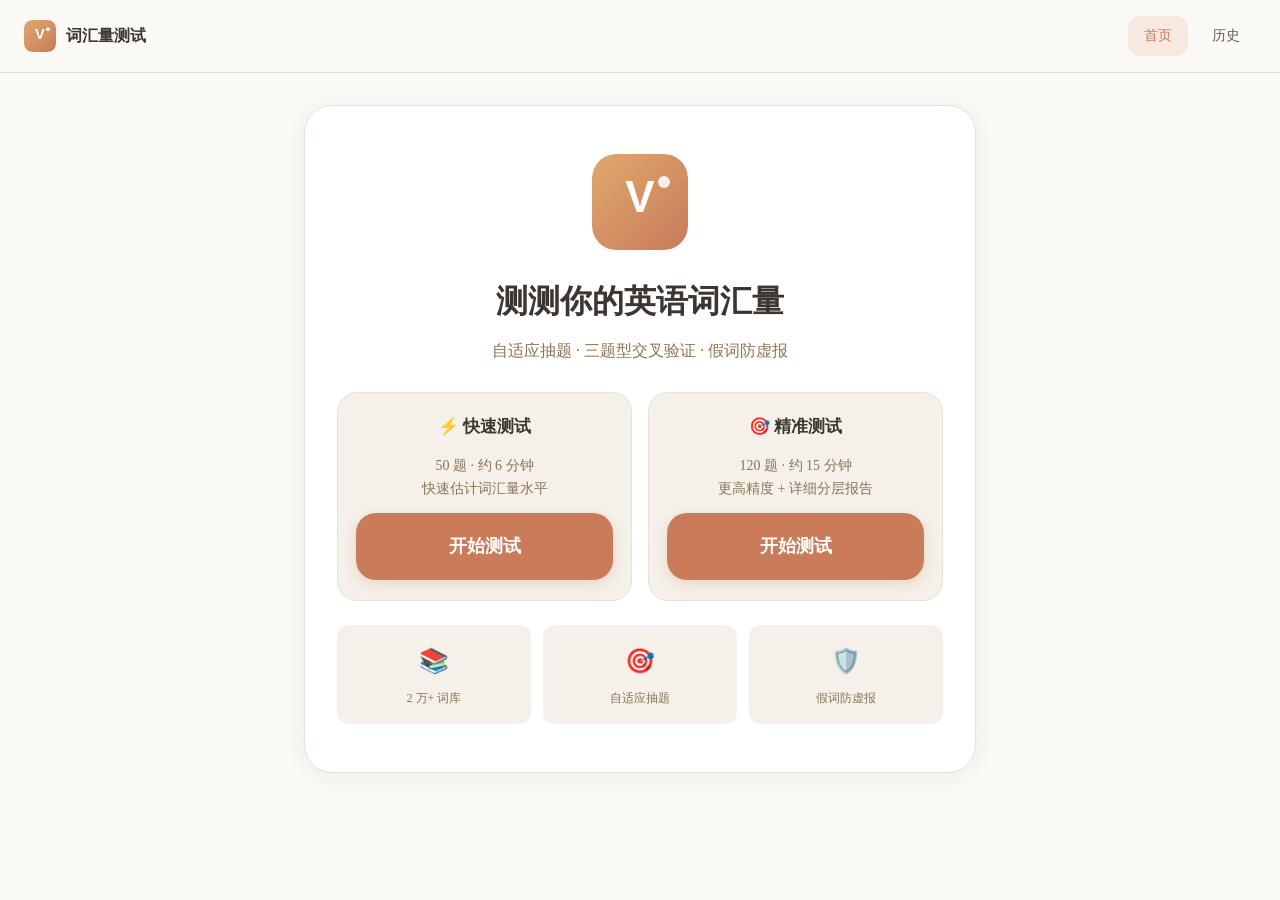
<file: index.html>
<!DOCTYPE html>
<html lang="zh-CN">
<head>
  <meta charset="UTF-8">
  <meta name="viewport" content="width=device-width, initial-scale=1.0">
  <title>词汇量测试 · VocabTest</title>
  <link rel="stylesheet" href="css/style.css">
</head>
<body>
  <header class="navbar">
    <div class="brand">
      <img src="assets/logo.svg" alt="logo">
      <span>词汇量测试</span>
    </div>
    <nav>
      <a href="index.html" data-page="home" class="active">首页</a>
      <a href="history.html" data-page="history">历史</a>
    </nav>
  </header>

  <main class="page">
    <div class="card home-hero fade-up">
      <img src="assets/logo.svg" alt="logo" class="home-logo">
      <h1 class="home-title">测测你的英语词汇量</h1>
      <p class="home-subtitle">自适应抽题 · 三题型交叉验证 · 假词防虚报</p>

      <div class="mode-select">
        <div class="mode-card">
          <div class="mode-title">⚡ 快速测试</div>
          <div class="mode-desc">50 题 · 约 6 分钟<br>快速估计词汇量水平</div>
          <a href="test.html?mode=standard&count=50" class="btn btn-lg btn-block">开始测试</a>
        </div>
        <div class="mode-card">
          <div class="mode-title">🎯 精准测试</div>
          <div class="mode-desc">120 题 · 约 15 分钟<br>更高精度 + 详细分层报告</div>
          <a href="test.html?mode=standard&count=120" class="btn btn-lg btn-block">开始测试</a>
        </div>
      </div>

      <div id="lastResult" class="home-last hidden">
        <div class="label">最近一次成绩</div>
        <div class="value"><span id="lastVal">--</span> 词</div>
        <div class="meta" id="lastMeta">--</div>
      </div>

      <div class="home-features">
        <div class="feature">
          <div class="icon">📚</div>
          <div class="text">2 万+ 词库</div>
        </div>
        <div class="feature">
          <div class="icon">🎯</div>
          <div class="text">自适应抽题</div>
        </div>
        <div class="feature">
          <div class="icon">🛡️</div>
          <div class="text">假词防虚报</div>
        </div>
      </div>
    </div>
  </main>

  <script src="js/algorithm.js"></script>
  <script src="js/app.js"></script>
  <script>
    App.ALGO = VocabAlgorithm;
    App.setActiveNav("home");
    (function () {
      var last = Storage.getLast();
      if (last) {
        document.getElementById("lastResult").classList.remove("hidden");
        document.getElementById("lastVal").textContent = last.vocabSize;
        document.getElementById("lastMeta").textContent =
          (last.level ? last.level.name + " · " : "") + App.formatDate(last.ts);
      }
    })();
  </script>
</body>
</html>
</file>
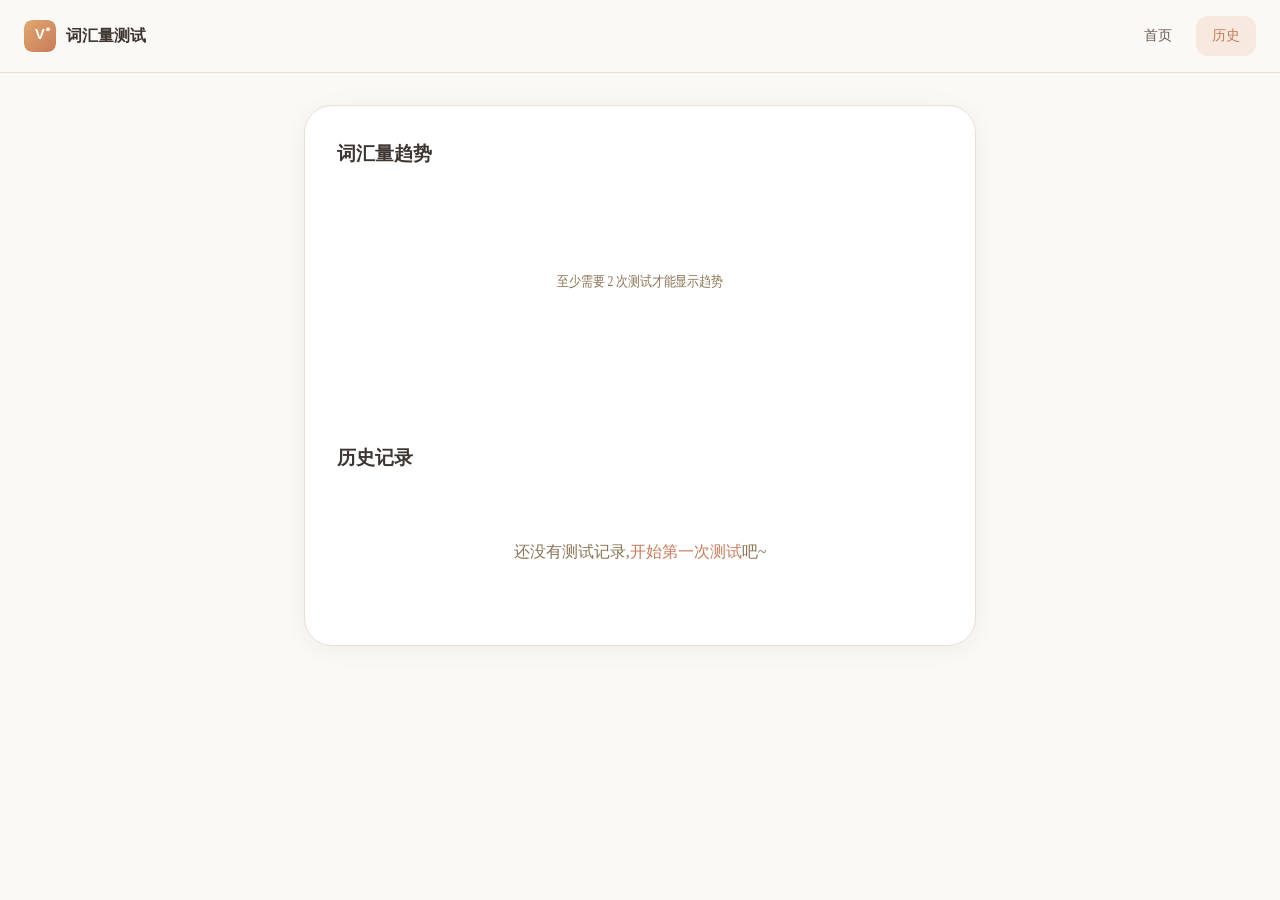
<file: history.html>
<!DOCTYPE html>
<html lang="zh-CN">
<head>
  <meta charset="UTF-8">
  <meta name="viewport" content="width=device-width, initial-scale=1.0">
  <title>历史记录 · 词汇量测试</title>
  <link rel="stylesheet" href="css/style.css">
</head>
<body>
  <header class="navbar">
    <div class="brand">
      <img src="assets/logo.svg" alt="logo">
      <span>词汇量测试</span>
    </div>
    <nav>
      <a href="index.html" data-page="home">首页</a>
      <a href="history.html" data-page="history" class="active">历史</a>
    </nav>
  </header>

  <main class="page">
    <div class="card">
      <h3 style="margin-bottom:16px;">词汇量趋势</h3>
      <svg id="chart" class="history-chart" viewBox="0 0 720 200" preserveAspectRatio="none"></svg>

      <h3 style="margin:24px 0 16px;">历史记录</h3>
      <ul id="list" class="history-list"></ul>
    </div>
  </main>

  <script src="js/algorithm.js"></script>
  <script src="js/app.js"></script>
  <script src="js/history.js"></script>
</body>
</html>
</file>
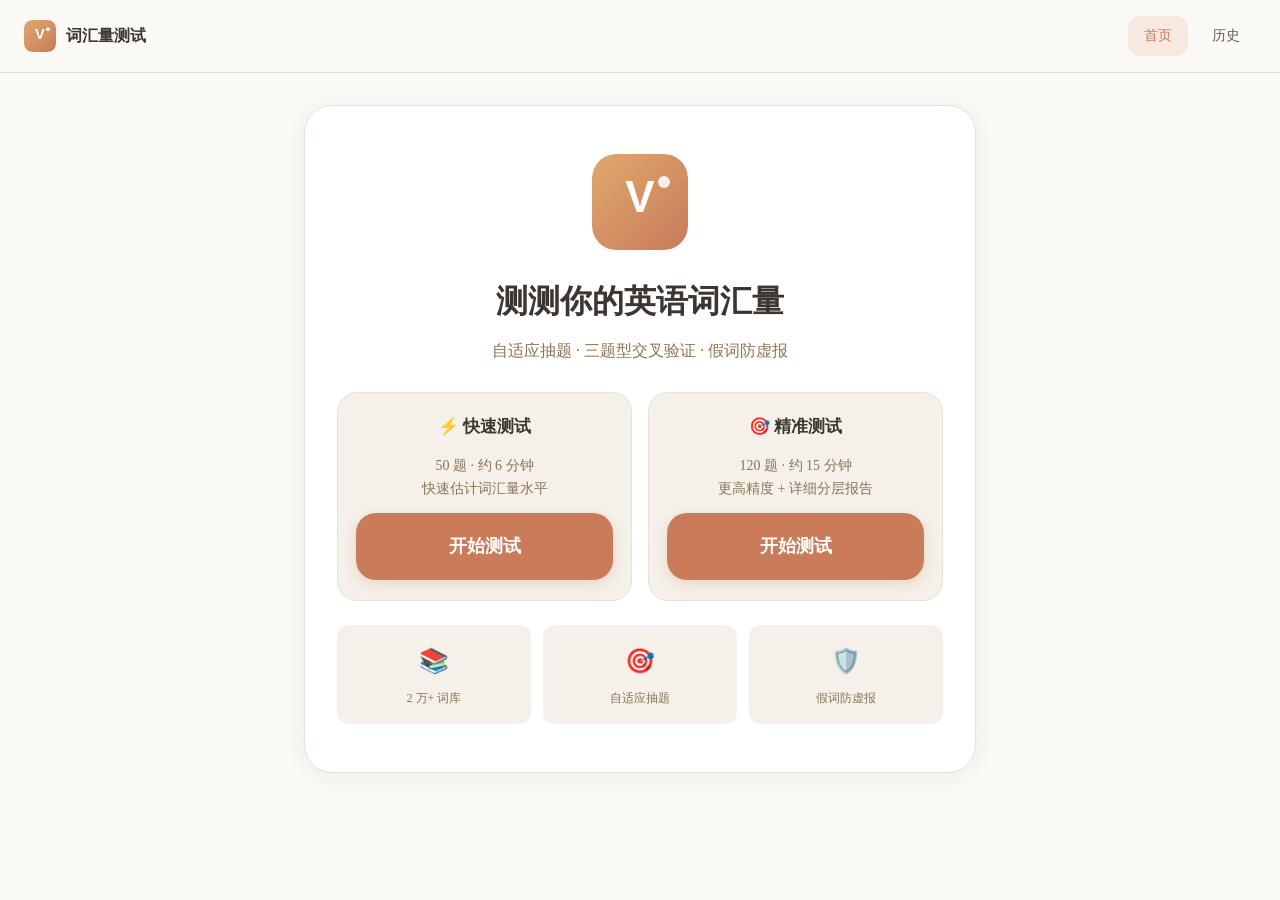
<file: result.html>
<!DOCTYPE html>
<html lang="zh-CN">
<head>
  <meta charset="UTF-8">
  <meta name="viewport" content="width=device-width, initial-scale=1.0">
  <title>测试结果 · 词汇量测试</title>
  <link rel="stylesheet" href="css/style.css">
</head>
<body>
  <header class="navbar">
    <div class="brand">
      <img src="assets/logo.svg" alt="logo">
      <span>词汇量测试</span>
    </div>
    <nav>
      <a href="index.html" data-page="home" class="active">首页</a>
      <a href="history.html" data-page="history">历史</a>
    </nav>
  </header>

  <main class="page">
    <div class="card">
      <div class="result-hero fade-up">
        <img src="assets/logo.svg" alt="logo" class="home-logo">
        <div class="muted" id="resultTitle">你的英语词汇量估计</div>
        <div id="bigNum" class="result-number">0</div>
        <div class="result-unit" id="resultUnit">个词</div>
        <div id="ci" class="result-ci">95% 置信区间: -- ~ --</div>
        <div id="levelBadge" class="result-level hidden"></div>
      </div>

      <div id="warn" class="result-warn hidden"></div>

      <div class="result-section">
        <h3 id="layersTitle">各词频层掌握情况</h3>
        <div id="layers"></div>
      </div>

      <div id="unknownSection" class="result-section hidden">
        <h3>不认识的词 (共 <span id="unknownCount">0</span> 个)</h3>
        <p class="muted" style="font-size:13px;">以下为本轮测试中答错或明确不认识的词, 建议优先复习:</p>
        <div id="unknownWords" class="unknown-list"></div>
      </div>

      <div class="result-actions">
        <a href="test.html?mode=standard&count=50" class="btn" id="retestBtn">再测一次</a>
        <button id="shareBtn" class="btn btn-ghost">生成分享卡片</button>
      </div>

      <div class="share-name-row">
        <label for="nameInput">卡片署名</label>
        <input id="nameInput" type="text" maxlength="10" placeholder="输入你的名字 (可选)" autocomplete="off">
      </div>

      <div id="cardWrap" class="card-preview hidden">
        <canvas id="shareCanvas" width="750" height="1000"></canvas>
        <a id="downloadLink" class="btn btn-secondary btn-block mt-16" download="vocab-result.png">下载图片</a>
      </div>

      <div class="result-section muted text-center" style="font-size:12px;">
        <p id="resultNote">说明: 词汇量按词元(lemma)估算,基于 Rasch 模型对词库内全部真实词求认识概率之和。</p>
      </div>
    </div>
  </main>

  <script src="js/algorithm.js"></script>
  <script src="js/app.js"></script>
  <script src="js/result.js"></script>
</body>
</html>
</file>
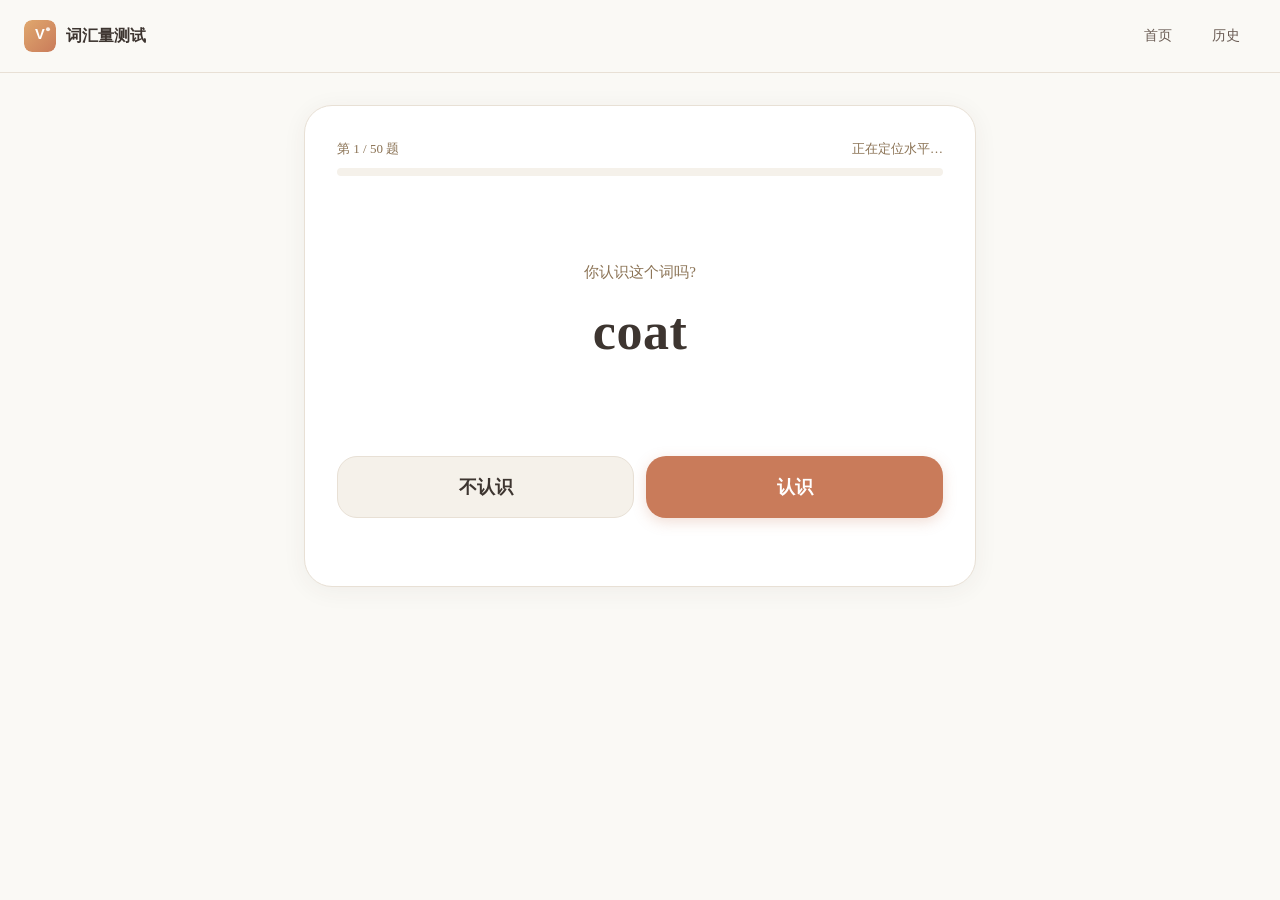
<file: test.html>
<!DOCTYPE html>
<html lang="zh-CN">
<head>
  <meta charset="UTF-8">
  <meta name="viewport" content="width=device-width, initial-scale=1.0">
  <title>测试中 · 词汇量测试</title>
  <link rel="stylesheet" href="css/style.css">
</head>
<body>
  <header class="navbar">
    <div class="brand">
      <img src="assets/logo.svg" alt="logo">
      <span>词汇量测试</span>
    </div>
    <nav>
      <a href="index.html" data-page="home">首页</a>
      <a href="history.html" data-page="history">历史</a>
    </nav>
  </header>

  <main class="page">
    <div class="card">
      <div class="test-progress-wrap">
        <div class="test-progress-label">
          <span>第 <span id="qNum">0</span> / <span id="qTotal">50</span> 题</span>
          <span id="thetaHint">正在定位水平…</span>
        </div>
        <div class="test-progress-bar">
          <div id="progressFill" class="test-progress-fill"></div>
        </div>
      </div>

      <div class="test-word-card">
        <div id="qTypeHint" class="test-word-hint">你认识这个词吗?</div>
        <div id="word" class="test-word pop">…</div>
      </div>

      <!-- 认识/不认识 题型 -->
      <div id="knowButtons" class="test-buttons">
        <button id="btnNo" class="btn btn-unknown btn-lg">不认识</button>
        <button id="btnYes" class="btn btn-known btn-lg">认识</button>
      </div>

      <!-- 释义选择 题型 -->
      <div id="meaningButtons" class="meaning-options hidden"></div>

      <div id="encourage" class="test-encourage"></div>
    </div>
  </main>

  <script src="js/algorithm.js"></script>
  <script src="js/app.js"></script>
  <script src="js/test.js"></script>
</body>
</html>
</file>
<file: css/style.css>
/* ===== 词汇量测试 · 温暖主题 (类 Claude) ===== */
:root {
  --bg: #FAF9F5;
  --bg-soft: #F5F1EA;
  --surface: #FFFFFF;
  --primary: #C97B5A;          /* 珊瑚橙/陶土色 */
  --primary-hover: #B86A4A;
  --primary-soft: #E8D5C8;
  --primary-bg: #F7E9DF;
  --text: #3D3530;             /* 深棕 */
  --text-soft: #6B5D55;
  --text-muted: #8B7355;
  --border: #E8E0D5;
  --success: #6B8E5A;
  --warning: #D4A55A;
  --danger: #C95A4A;
  --radius-sm: 12px;
  --radius: 20px;
  --radius-lg: 28px;
  --shadow: 0 4px 24px rgba(61, 53, 48, 0.06);
  --shadow-lg: 0 8px 40px rgba(61, 53, 48, 0.10);
  --font: Georgia, "Source Han Serif SC", "Noto Serif CJK SC", "Songti SC", "SimSun", serif;
}

* { box-sizing: border-box; margin: 0; padding: 0; }

html, body {
  height: 100%;
  background: var(--bg);
  color: var(--text);
  font-family: var(--font);
  font-size: 16px;
  line-height: 1.7;
  -webkit-font-smoothing: antialiased;
}

body {
  min-height: 100vh;
  display: flex;
  flex-direction: column;
}

a { color: var(--primary); text-decoration: none; }
a:hover { color: var(--primary-hover); }

/* ===== 顶部导航 ===== */
.navbar {
  display: flex;
  align-items: center;
  justify-content: space-between;
  padding: 16px 24px;
  background: var(--bg);
  border-bottom: 1px solid var(--border);
}
.navbar .brand { display: flex; align-items: center; gap: 10px; font-weight: 600; color: var(--text); }
.navbar .brand img { width: 32px; height: 32px; border-radius: 8px; }
.navbar nav { display: flex; gap: 8px; }
.navbar nav a {
  padding: 8px 16px;
  border-radius: var(--radius-sm);
  color: var(--text-soft);
  font-size: 14px;
  transition: all 0.2s;
}
.navbar nav a:hover, .navbar nav a.active {
  background: var(--primary-bg);
  color: var(--primary);
}

/* ===== 页面容器 ===== */
.page {
  flex: 1;
  width: 100%;
  max-width: 720px;
  margin: 0 auto;
  padding: 32px 24px 48px;
}

/* ===== 卡片 ===== */
.card {
  background: var(--surface);
  border-radius: var(--radius-lg);
  padding: 32px;
  box-shadow: var(--shadow);
  border: 1px solid var(--border);
}

/* ===== 按钮 ===== */
.btn {
  display: inline-flex;
  align-items: center;
  justify-content: center;
  gap: 8px;
  padding: 14px 32px;
  border: none;
  border-radius: var(--radius);
  font-family: inherit;
  font-size: 16px;
  font-weight: 600;
  cursor: pointer;
  transition: transform 0.12s ease, background 0.2s, box-shadow 0.2s;
  background: var(--primary);
  color: #fff;
  box-shadow: 0 4px 14px rgba(201, 123, 90, 0.25);
}
.btn:hover { background: var(--primary-hover); }
.btn:active { transform: scale(0.96); }
.btn-block { width: 100%; }
.btn-lg { padding: 18px 40px; font-size: 18px; }
.btn-ghost {
  background: transparent;
  color: var(--primary);
  border: 1.5px solid var(--primary-soft);
  box-shadow: none;
}
.btn-ghost:hover { background: var(--primary-bg); }
.btn-secondary {
  background: var(--bg-soft);
  color: var(--text);
  box-shadow: none;
  border: 1px solid var(--border);
}
.btn-secondary:hover { background: var(--primary-bg); }

/* ===== 首页 ===== */
.home-hero {
  text-align: center;
  padding: 48px 32px;
}
.home-logo {
  width: 96px; height: 96px;
  border-radius: 24px;
  margin: 0 auto 24px;
  display: block;
  background: var(--primary-bg);
}
.home-title {
  font-size: 32px;
  font-weight: 700;
  color: var(--text);
  margin-bottom: 10px;
}
.home-subtitle {
  color: var(--text-muted);
  font-size: 16px;
  margin-bottom: 28px;
  line-height: 1.6;
}
.home-start { margin: 24px 0; }
.home-last {
  margin-top: 32px;
  padding: 20px;
  background: var(--bg-soft);
  border-radius: var(--radius);
  text-align: left;
}
.home-last .label { color: var(--text-muted); font-size: 13px; margin-bottom: 4px; }
.home-last .value { font-size: 22px; font-weight: 700; color: var(--primary); }
.home-last .meta { color: var(--text-muted); font-size: 13px; margin-top: 4px; }
.home-features {
  display: grid;
  grid-template-columns: repeat(3, 1fr);
  gap: 12px;
  margin-top: 24px;
}
.feature {
  padding: 16px 12px;
  background: var(--bg-soft);
  border-radius: var(--radius-sm);
  text-align: center;
}
.feature .icon { font-size: 24px; margin-bottom: 6px; }
.feature .text { font-size: 12px; color: var(--text-muted); }

/* ===== 测试页 ===== */
.test-progress-wrap {
  margin-bottom: 24px;
}
.test-progress-label {
  display: flex;
  justify-content: space-between;
  color: var(--text-muted);
  font-size: 13px;
  margin-bottom: 8px;
}
.test-progress-bar {
  height: 8px;
  background: var(--bg-soft);
  border-radius: 999px;
  overflow: hidden;
}
.test-progress-fill {
  height: 100%;
  background: linear-gradient(90deg, var(--primary), #E0A86E);
  border-radius: 999px;
  transition: width 0.3s ease;
  width: 0%;
}
.test-word-card {
  text-align: center;
  padding: 52px 28px;
  margin-bottom: 24px;
}
.test-word {
  font-size: 52px;
  font-weight: 700;
  color: var(--text);
  margin: 18px 0;
  letter-spacing: 0.5px;
  word-break: break-word;
  line-height: 1.15;
}
.test-word-hint {
  color: var(--text-muted);
  font-size: 15px;
  margin-top: 8px;
  line-height: 1.6;
}
.test-buttons {
  display: grid;
  grid-template-columns: 1fr 1fr;
  gap: 12px;
}
.btn-known { background: var(--primary); }
.btn-known:hover { background: var(--primary-hover); }
.btn-unknown {
  background: var(--bg-soft);
  color: var(--text);
  border: 1.5px solid var(--border);
  box-shadow: none;
}
.btn-unknown:hover { background: #EFE8DD; border-color: var(--primary-soft); }
.test-encourage {
  text-align: center;
  color: var(--text-muted);
  font-size: 13px;
  margin-top: 16px;
  min-height: 20px;
}

/* 释义选择题 */
.meaning-options {
  display: grid;
  grid-template-columns: 1fr;
  gap: 10px;
}
.meaning-option {
  width: 100%;
  padding: 17px 22px;
  background: var(--bg-soft);
  color: var(--text);
  border: 1.5px solid var(--border);
  border-radius: var(--radius);
  font-family: var(--font);
  font-size: 17px;
  line-height: 1.5;
  text-align: left;
  cursor: pointer;
  transition: transform 0.12s ease, background 0.2s, border-color 0.2s;
  box-shadow: none;
  overflow-wrap: break-word;
  word-break: break-word;
}
.meaning-option:hover { background: var(--primary-bg); border-color: var(--primary-soft); }
.meaning-option:active { transform: scale(0.98); }
.meaning-option.opt-correct {
  background: #E8F0E0;
  border-color: #9CB890;
  color: #4A6B3A;
}
.meaning-option.opt-wrong {
  background: #F5E0DC;
  border-color: #D49B95;
  color: #A04A40;
}
.meaning-option.meaning-unknown {
  background: var(--bg-soft);
  border-style: dashed;
  border-color: var(--border);
  color: var(--text-muted, #8a7563);
  font-style: italic;
}
.meaning-option.meaning-unknown:hover {
  background: #F2E8E0;
}

/* ===== 首页模式选择 ===== */
.mode-select {
  display: grid;
  grid-template-columns: 1fr 1fr;
  gap: 16px;
  margin: 24px 0 12px;
}
.mode-card {
  padding: 20px 18px;
  background: var(--bg-soft);
  border: 1.5px solid var(--border);
  border-radius: 20px;
  display: flex;
  flex-direction: column;
  gap: 12px;
}
.mode-title {
  font-weight: 700;
  font-size: 17px;
  color: var(--text);
}
.mode-desc {
  font-size: 14px;
  color: var(--text-muted, #8a7563);
  line-height: 1.7;
  flex: 1;
}
.home-alt {
  text-align: center;
  font-size: 13px;
  margin-bottom: 8px;
}
.home-alt a {
  color: var(--primary, #C97B5A);
  text-decoration: none;
}
.home-alt a:hover {
  text-decoration: underline;
}
@media (max-width: 560px) {
  .mode-select { grid-template-columns: 1fr; }
}

/* ===== 不认识词清单 ===== */
.unknown-list {
  display: grid;
  grid-template-columns: repeat(auto-fill, minmax(220px, 1fr));
  gap: 10px;
  margin-top: 12px;
}
.unknown-item {
  padding: 12px 14px;
  background: #F9F2EC;
  border: 1px solid #EAD9C8;
  border-radius: 14px;
}
.unknown-word {
  font-family: Georgia, serif;
  font-weight: 700;
  font-size: 16px;
  color: var(--text);
}
.unknown-meaning {
  font-size: 12.5px;
  color: var(--text-muted, #8a7563);
  margin-top: 4px;
  line-height: 1.5;
}

/* ===== 卡片署名输入 ===== */
.share-name-row {
  display: flex;
  align-items: center;
  gap: 12px;
  margin-top: 14px;
}
.share-name-row label {
  font-size: 14px;
  color: var(--text-muted, #8a7563);
  white-space: nowrap;
}
.share-name-row input {
  flex: 1;
  min-width: 0;
  padding: 10px 16px;
  font-size: 15px;
  font-family: inherit;
  color: var(--text);
  background: var(--bg-soft, #F5F1EA);
  border: 1.5px solid var(--border, #E8E0D5);
  border-radius: 12px;
  outline: none;
}
.share-name-row input:focus {
  border-color: var(--primary-soft, #D8A088);
  background: #FFF;
}

/* ===== 全局防溢出 ===== */
.card, .mode-card, .unknown-item, .layer-bar {
  min-width: 0;
  overflow-wrap: break-word;
}
.layer-label, .unknown-word, .unknown-meaning, .mode-title, .mode-desc {
  overflow-wrap: break-word;
  word-break: break-word;
}
.result-hero, .result-ci, .result-warn, .note {
  overflow-wrap: break-word;
}

/* ===== 结果页 ===== */
.result-hero {
  text-align: center;
  padding: 24px 0 16px;
}
.card-preview {
  margin-top: 24px;
  text-align: center;
}
.card-preview canvas {
  width: 100%;
  max-width: 360px;
  height: auto;
  border-radius: var(--radius);
  box-shadow: var(--shadow);
}
.result-number {
  font-size: 84px;
  font-weight: 800;
  color: var(--primary);
  line-height: 1.05;
  margin: 10px 0;
  font-variant-numeric: tabular-nums;
}
.result-unit { color: var(--text-muted); font-size: 18px; margin-bottom: 4px; }
.result-ci {
  color: var(--text-soft);
  font-size: 15px;
  margin-top: 10px;
  line-height: 1.6;
}
.result-level {
  display: inline-block;
  margin-top: 16px;
  padding: 8px 20px;
  background: var(--primary-bg);
  color: var(--primary);
  border-radius: 999px;
  font-weight: 600;
  font-size: 14px;
}
.result-section { margin-top: 32px; }
.result-section h3 {
  font-size: 16px;
  color: var(--text);
  margin-bottom: 16px;
  font-weight: 600;
}
.layer-bar {
  display: flex;
  align-items: center;
  gap: 12px;
  margin-bottom: 12px;
}
.layer-bar .layer-label {
  flex: 0 0 110px;
  color: var(--text-soft);
  font-size: 13px;
}
.layer-bar .layer-track {
  flex: 1;
  height: 12px;
  background: var(--bg-soft);
  border-radius: 999px;
  overflow: hidden;
}
.layer-bar .layer-fill {
  height: 100%;
  background: linear-gradient(90deg, var(--primary), #E0A86E);
  border-radius: 999px;
  transition: width 0.8s ease;
}
.layer-bar .layer-percent {
  flex: 0 0 50px;
  text-align: right;
  color: var(--text);
  font-size: 13px;
  font-weight: 600;
  font-variant-numeric: tabular-nums;
}
.result-actions {
  display: grid;
  grid-template-columns: 1fr 1fr;
  gap: 12px;
  margin-top: 32px;
}
.result-warn {
  margin-top: 16px;
  padding: 14px 18px;
  background: #FBF3E0;
  border: 1px solid #E8D5A0;
  color: #8B6914;
  border-radius: var(--radius-sm);
  font-size: 13px;
}

/* ===== 历史页 ===== */
.history-chart {
  width: 100%;
  height: 200px;
  margin-bottom: 24px;
}
.history-list { list-style: none; }
.history-item {
  display: flex;
  justify-content: space-between;
  align-items: center;
  padding: 14px 18px;
  background: var(--surface);
  border: 1px solid var(--border);
  border-radius: var(--radius-sm);
  margin-bottom: 8px;
}
.history-item .h-date { color: var(--text-muted); font-size: 13px; }
.history-item .h-val { font-size: 18px; font-weight: 700; color: var(--primary); }
.history-empty {
  text-align: center;
  color: var(--text-muted);
  padding: 48px 24px;
}

/* ===== 通用 ===== */
.muted { color: var(--text-muted); }
.text-center { text-align: center; }
.mt-16 { margin-top: 16px; }
.mt-24 { margin-top: 24px; }
.mt-32 { margin-top: 32px; }
.hidden { display: none; }

/* 动画 */
@keyframes fadeUp {
  from { opacity: 0; transform: translateY(12px); }
  to { opacity: 1; transform: translateY(0); }
}
.fade-up { animation: fadeUp 0.4s ease both; }

@keyframes pop {
  0% { transform: scale(0.8); opacity: 0; }
  60% { transform: scale(1.05); }
  100% { transform: scale(1); opacity: 1; }
}
.pop { animation: pop 0.3s ease both; }

@media (max-width: 480px) {
  .page { padding: 20px 16px 40px; }
  .card { padding: 20px; border-radius: var(--radius); }
  .test-word { font-size: 36px; }
  .result-number { font-size: 56px; }
  .home-features { grid-template-columns: 1fr; }
  .navbar { padding: 12px 16px; }
  .navbar nav a { padding: 6px 10px; font-size: 13px; }
}
</file>
